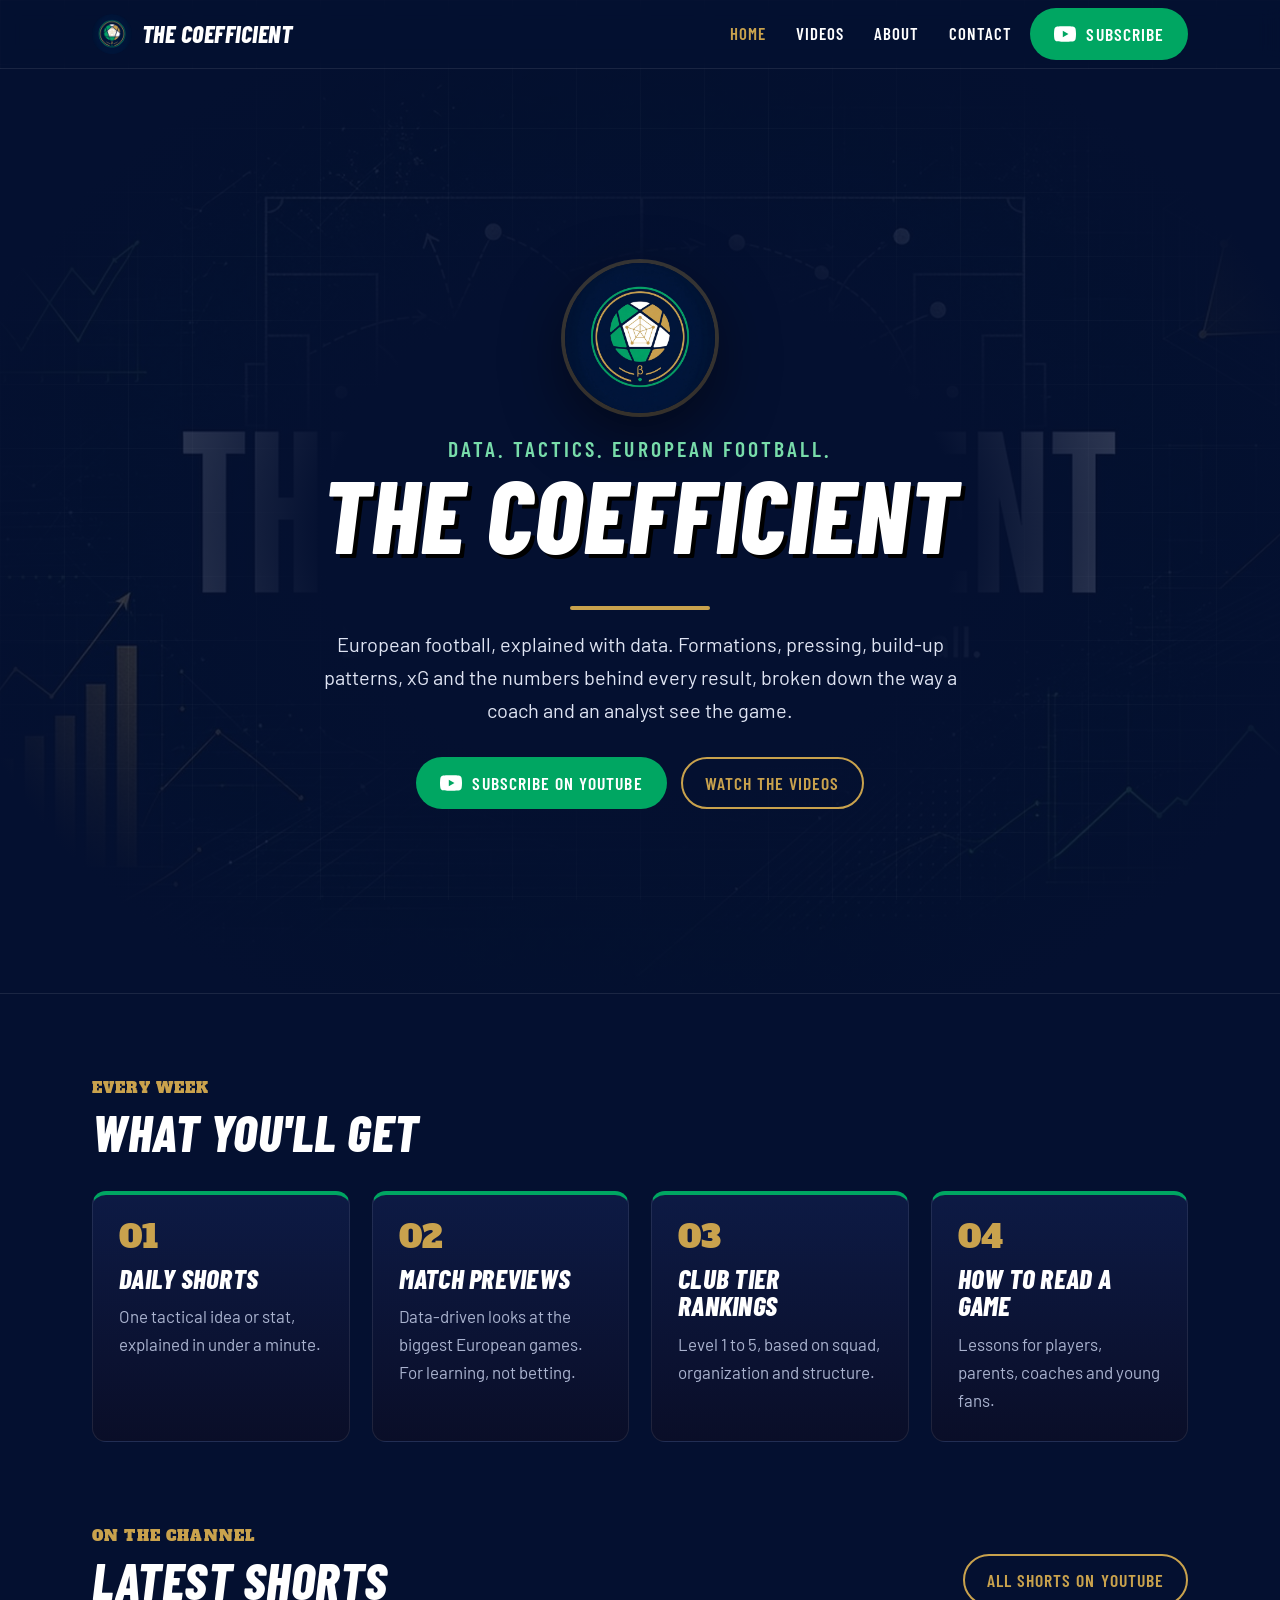
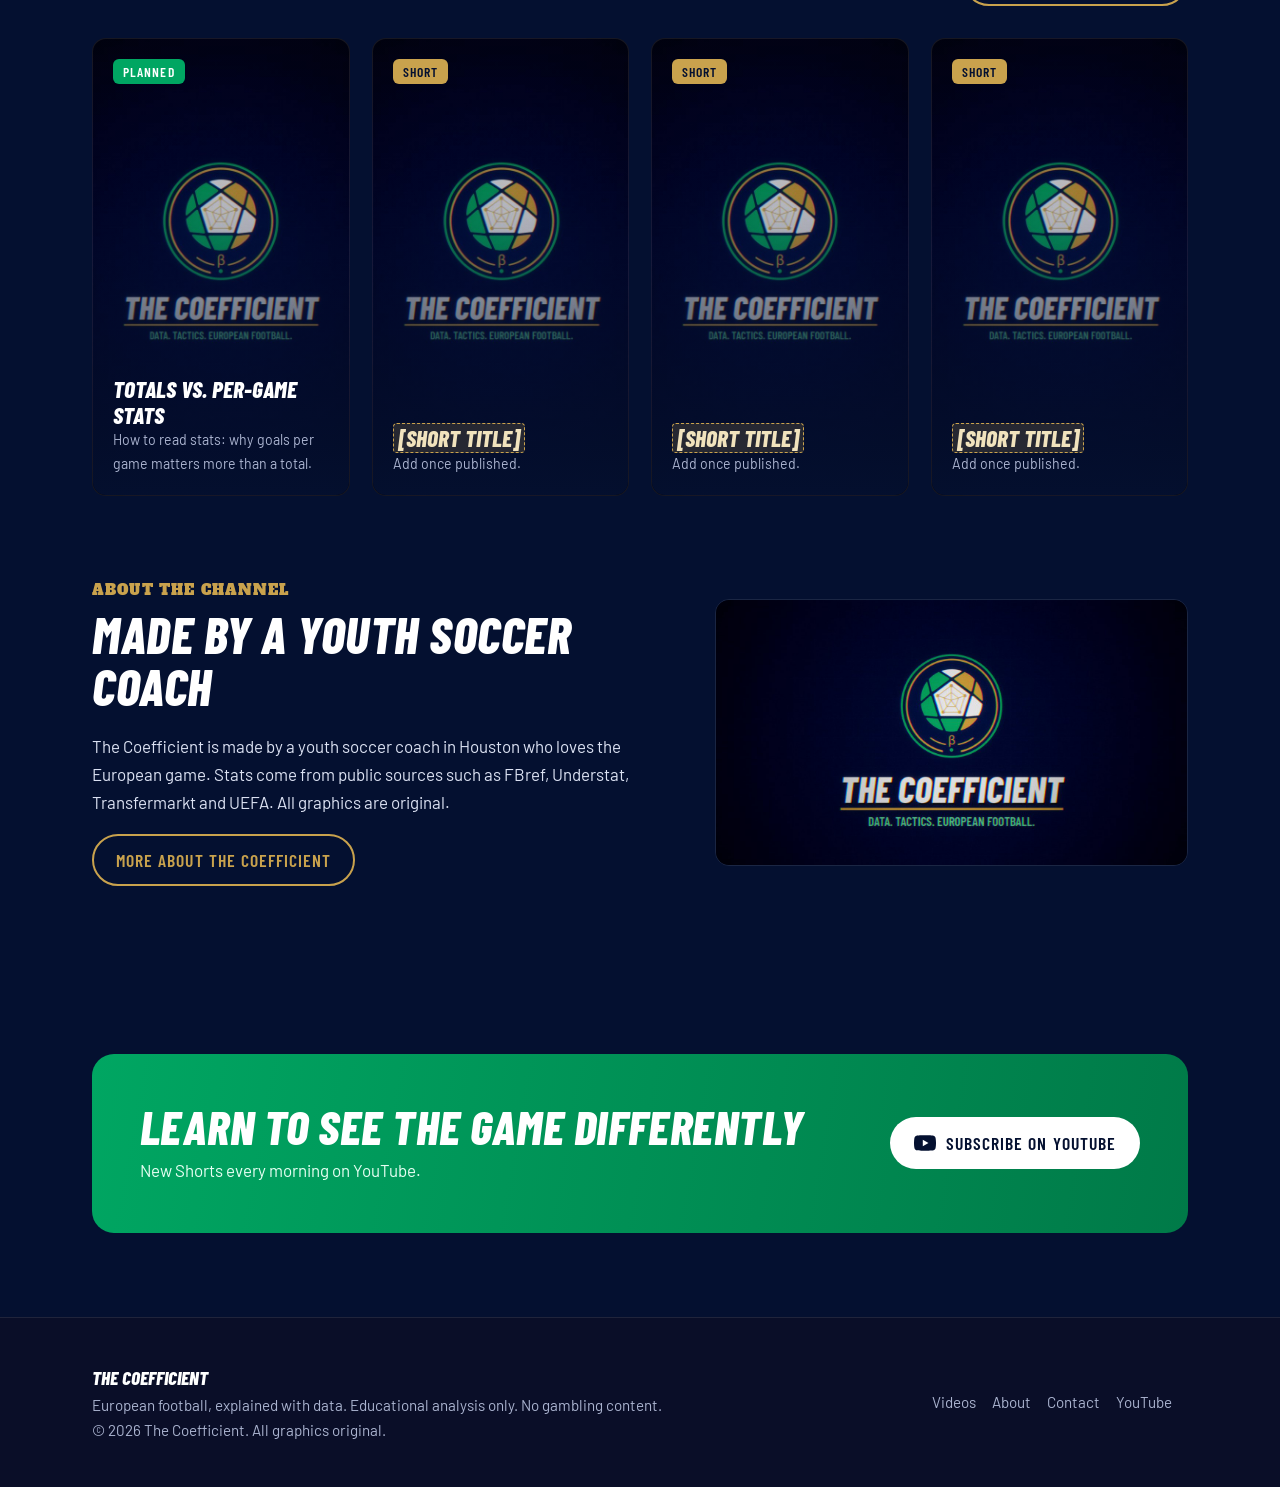
<file: index.html>
<!doctype html>
<html lang="en">
<head>
<meta charset="utf-8">
<meta name="viewport" content="width=device-width,initial-scale=1">
<title>The Coefficient | European football, explained with data</title>
<meta name="description" content="The Coefficient: European football, explained with data. Formations, pressing, build-up patterns, xG and the numbers behind every result.">
<meta name="theme-color" content="#041030">
<link rel="canonical" href="https://thecoefficiency.com/">
<meta property="og:type" content="website">
<meta property="og:site_name" content="The Coefficient">
<meta property="og:title" content="The Coefficient | European football, explained with data">
<meta property="og:description" content="The Coefficient: European football, explained with data. Formations, pressing, build-up patterns, xG and the numbers behind every result.">
<meta property="og:url" content="https://thecoefficiency.com/">
<meta property="og:image" content="https://thecoefficiency.com/assets/img/og-image.jpg">
<meta name="twitter:card" content="summary_large_image">
<link rel="icon" href="/favicon.ico" sizes="any">
<link rel="icon" type="image/png" sizes="32x32" href="/favicon-32.png">
<link rel="apple-touch-icon" href="/apple-touch-icon.png">
<link rel="manifest" href="/site.webmanifest">
<link rel="stylesheet" href="/assets/css/style.css">
<script src="/assets/js/main.js" defer></script>
</head>
<body>
<a class="skip" href="#main">Skip to content</a>
<header class="site-header">
  <div class="wrap nav">
    <a class="brand" href="/"><img src="/assets/img/icon-192.png" alt="" width="40" height="40">The Coefficient</a>
    <button class="menu-btn" aria-expanded="false" aria-controls="menu">Menu</button>
    <ul id="menu"><li><a class="link" href="index.html" aria-current=page>Home</a></li><li><a class="link" href="videos.html">Videos</a></li><li><a class="link" href="about.html">About</a></li><li><a class="link" href="contact.html">Contact</a></li><li><a class="btn btn-sub" href="https://www.youtube.com/channel/UCUXaoWNWGINNavIVrNACiBQ?sub_confirmation=1" target="_blank" rel="noopener"><svg viewBox="0 0 24 24" aria-hidden="true" fill="currentColor"><path d="M23.5 6.2a3 3 0 0 0-2.1-2.1C19.5 3.6 12 3.6 12 3.6s-7.5 0-9.4.5A3 3 0 0 0 .5 6.2 31 31 0 0 0 0 12a31 31 0 0 0 .5 5.8 3 3 0 0 0 2.1 2.1c1.9.5 9.4.5 9.4.5s7.5 0 9.4-.5a3 3 0 0 0 2.1-2.1A31 31 0 0 0 24 12a31 31 0 0 0-.5-5.8zM9.6 15.6V8.4l6.2 3.6-6.2 3.6z"/></svg>Subscribe</a></li></ul>
  </div>
</header>
<main id="main">

<section class="hero"><div class="wrap">
  <img class="logo" src="/assets/img/logo-512.png" alt="The Coefficient logo" width="150" height="150">
  <p class="kicker">Data. Tactics. European Football.</p>
  <h1>The Coefficient</h1>
  <div class="rule"></div>
  <p class="lead">European football, explained with data. Formations, pressing, build-up patterns, xG and the numbers behind every result, broken down the way a coach and an analyst see the game.</p>
  <div class="cta-row">
    <a class="btn btn-sub" href="https://www.youtube.com/channel/UCUXaoWNWGINNavIVrNACiBQ?sub_confirmation=1" target="_blank" rel="noopener"><svg viewBox="0 0 24 24" aria-hidden="true" fill="currentColor"><path d="M23.5 6.2a3 3 0 0 0-2.1-2.1C19.5 3.6 12 3.6 12 3.6s-7.5 0-9.4.5A3 3 0 0 0 .5 6.2 31 31 0 0 0 0 12a31 31 0 0 0 .5 5.8 3 3 0 0 0 2.1 2.1c1.9.5 9.4.5 9.4.5s7.5 0 9.4-.5a3 3 0 0 0 2.1-2.1A31 31 0 0 0 24 12a31 31 0 0 0-.5-5.8zM9.6 15.6V8.4l6.2 3.6-6.2 3.6z"/></svg>Subscribe on YouTube</a>
    <a class="btn btn-ghost" href="/videos.html">Watch the videos</a>
  </div>
</div></section>

<section><div class="wrap">
  <div class="section-head"><div><span class="eyebrow">Every week</span><h2>What you'll get</h2></div></div>
  <div class="grid g4">
  <div class="card accent"><span class="num">01</span><h3>Daily Shorts</h3><p>One tactical idea or stat, explained in under a minute.</p></div>
  <div class="card accent"><span class="num">02</span><h3>Match Previews</h3><p>Data-driven looks at the biggest European games. For learning, not betting.</p></div>
  <div class="card accent"><span class="num">03</span><h3>Club Tier Rankings</h3><p>Level 1 to 5, based on squad, organization and structure.</p></div>
  <div class="card accent"><span class="num">04</span><h3>How to Read a Game</h3><p>Lessons for players, parents, coaches and young fans.</p></div>
</div>
</div></section>

<section style="padding-top:0"><div class="wrap">
  <div class="section-head">
    <div><span class="eyebrow">On the channel</span><h2>Latest Shorts</h2></div>
    <a class="btn btn-ghost" href="https://www.youtube.com/channel/UCUXaoWNWGINNavIVrNACiBQ/shorts" target="_blank" rel="noopener">All Shorts on YouTube</a>
  </div>
  <!-- PLACEHOLDERS: swap each card for a real Short once published, e.g.
       <div class="short"><iframe src="https://www.youtube-nocookie.com/embed/VIDEO_ID" title="..." loading="lazy" allowfullscreen></iframe></div> -->
  <div class="grid g4">
    <a class="short ph" href="https://www.youtube.com/channel/UCUXaoWNWGINNavIVrNACiBQ/shorts" target="_blank" rel="noopener" style="background-image:url(/assets/img/logo-card-9x16.jpg)"><span class="tag soon">Planned</span><strong>Totals vs. per-game stats</strong><small>How to read stats: why goals per game matters more than a total.</small></a>
    <a class="short ph" href="https://www.youtube.com/channel/UCUXaoWNWGINNavIVrNACiBQ/shorts" target="_blank" rel="noopener" style="background-image:url(/assets/img/logo-card-9x16.jpg)"><span class="tag">Short</span><strong><span class="todo">[Short title]</span></strong><small>Add once published.</small></a>
    <a class="short ph" href="https://www.youtube.com/channel/UCUXaoWNWGINNavIVrNACiBQ/shorts" target="_blank" rel="noopener" style="background-image:url(/assets/img/logo-card-9x16.jpg)"><span class="tag">Short</span><strong><span class="todo">[Short title]</span></strong><small>Add once published.</small></a>
    <a class="short ph" href="https://www.youtube.com/channel/UCUXaoWNWGINNavIVrNACiBQ/shorts" target="_blank" rel="noopener" style="background-image:url(/assets/img/logo-card-9x16.jpg)"><span class="tag">Short</span><strong><span class="todo">[Short title]</span></strong><small>Add once published.</small></a>
  </div>
</div></section>

<section style="padding-top:0"><div class="wrap two">
  <div>
    <span class="eyebrow">About the channel</span>
    <h2 style="font-size:clamp(2.2rem,5vw,3.2rem)">Made by a youth soccer coach</h2>
    <p style="color:#dbe1f2">The Coefficient is made by a youth soccer coach in Houston who loves the European game. Stats come from public sources such as FBref, Understat, Transfermarkt and UEFA. All graphics are original.</p>
    <a class="btn btn-ghost" href="/about.html">More about The Coefficient</a>
  </div>
  <div class="figure"><img src="/assets/img/logo-card-16x9.jpg" alt="The Coefficient title card: Data. Tactics. European Football." width="1280" height="720" loading="lazy"></div>
</div></section>
<section><div class="wrap"><div class="band">
  <div><h2>Learn to see the game differently</h2><p>New Shorts every morning on YouTube.</p></div>
  <a class="btn btn-sub" href="https://www.youtube.com/channel/UCUXaoWNWGINNavIVrNACiBQ?sub_confirmation=1" target="_blank" rel="noopener"><svg viewBox="0 0 24 24" aria-hidden="true" fill="currentColor"><path d="M23.5 6.2a3 3 0 0 0-2.1-2.1C19.5 3.6 12 3.6 12 3.6s-7.5 0-9.4.5A3 3 0 0 0 .5 6.2 31 31 0 0 0 0 12a31 31 0 0 0 .5 5.8 3 3 0 0 0 2.1 2.1c1.9.5 9.4.5 9.4.5s7.5 0 9.4-.5a3 3 0 0 0 2.1-2.1A31 31 0 0 0 24 12a31 31 0 0 0-.5-5.8zM9.6 15.6V8.4l6.2 3.6-6.2 3.6z"/></svg>Subscribe on YouTube</a>
</div></div></section>

</main>
<footer class="site-footer">
  <div class="wrap foot">
    <div>
      <strong style="font-family:var(--f-title);font-style:italic;text-transform:uppercase;font-size:1.2rem;color:#fff">The Coefficient</strong><br>
      European football, explained with data. Educational analysis only. No gambling content.<br>
      &copy; <span data-year>2026</span> The Coefficient. All graphics original.
    </div>
    <nav aria-label="Footer"><a href="/videos.html">Videos</a><a href="/about.html">About</a><a href="/contact.html">Contact</a><a href="https://www.youtube.com/@TheCoefficient-g8c" target="_blank" rel="noopener">YouTube</a></nav>
  </div>
</footer>
</body>
</html>
</file>
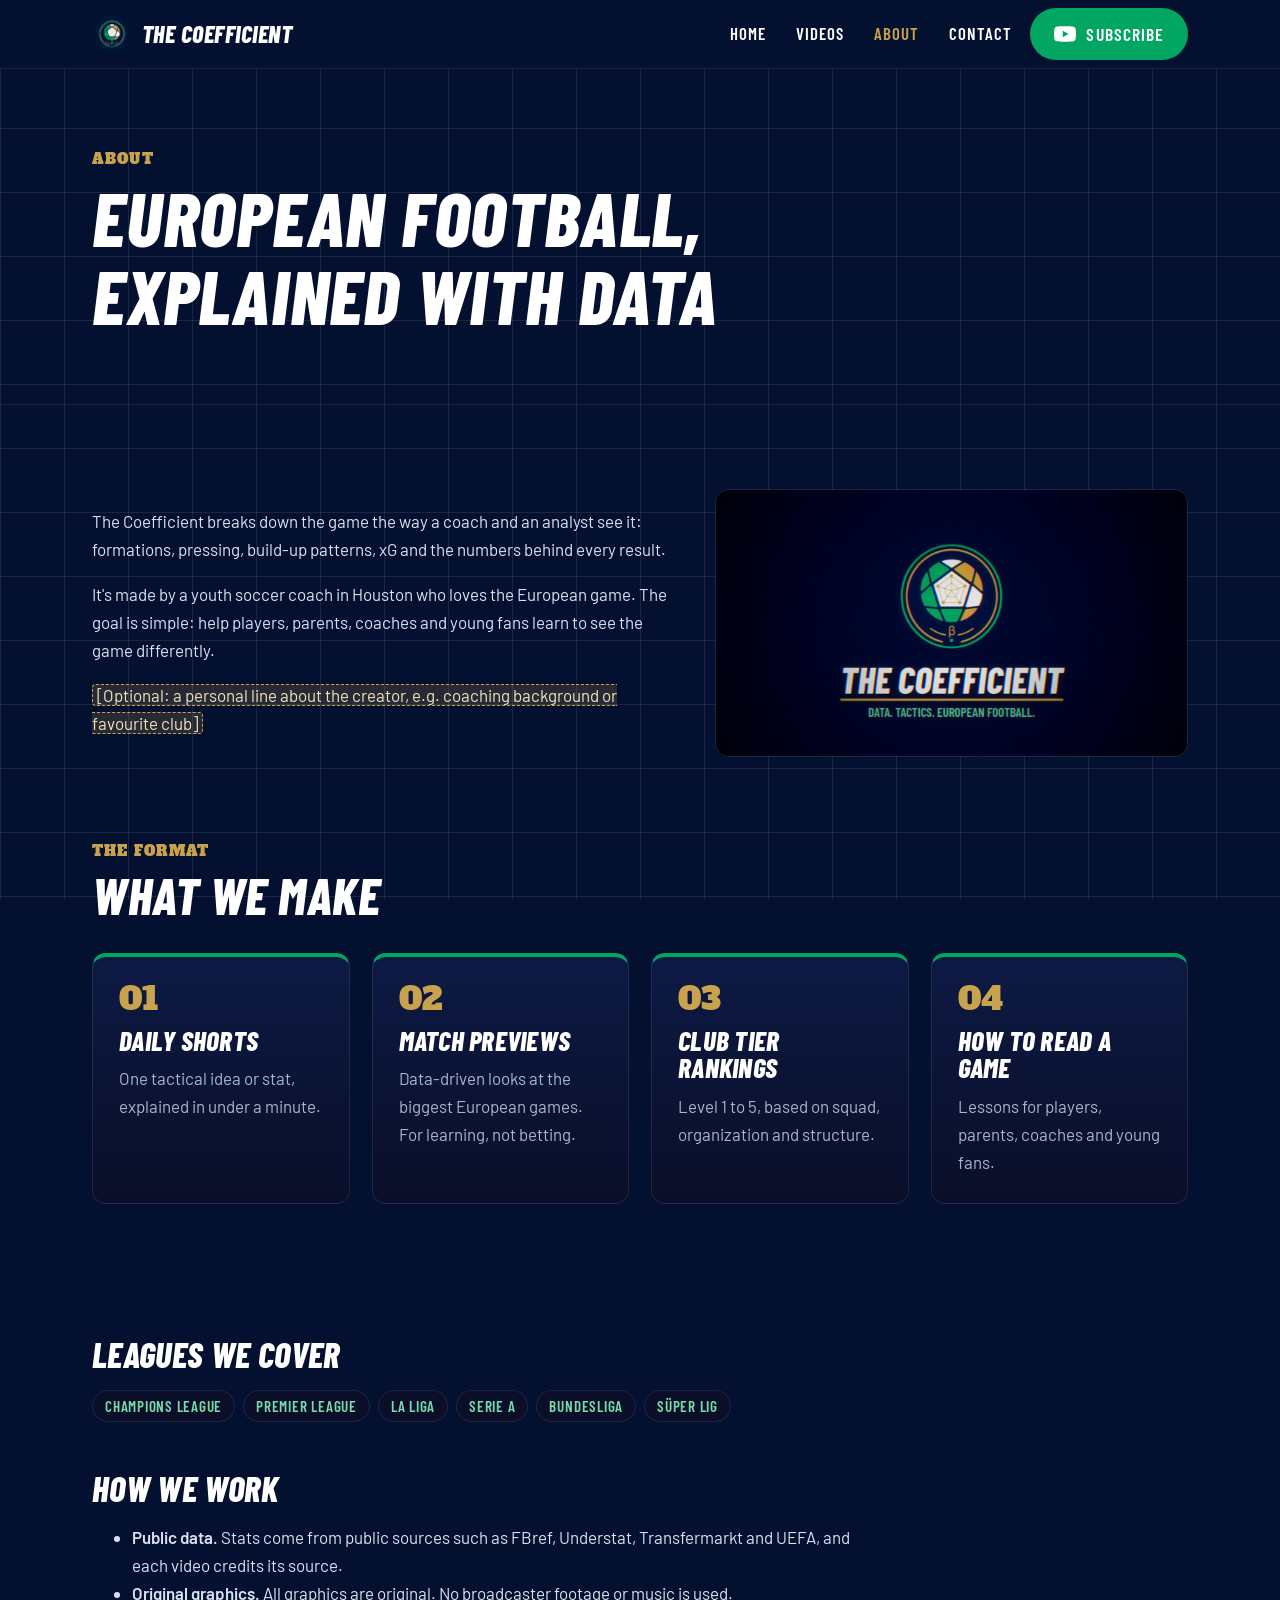
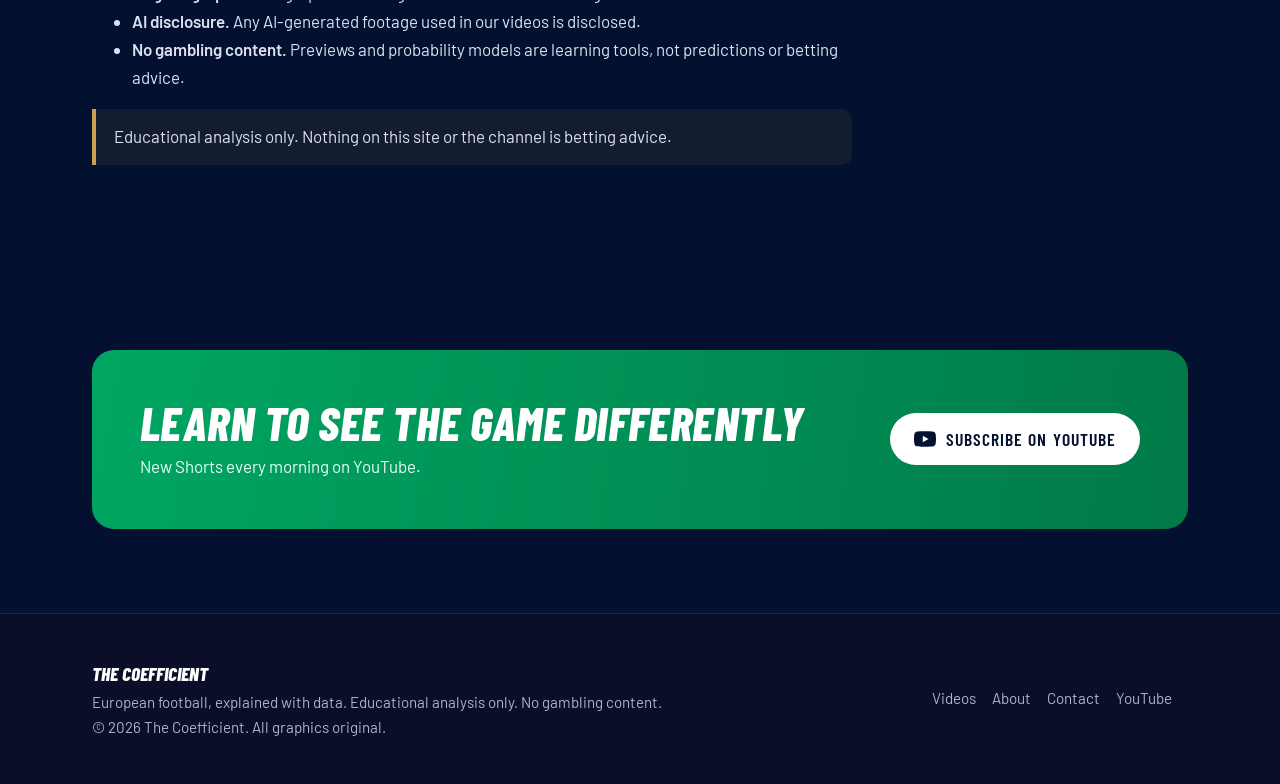
<file: about.html>
<!doctype html>
<html lang="en">
<head>
<meta charset="utf-8">
<meta name="viewport" content="width=device-width,initial-scale=1">
<title>The Coefficient | About</title>
<meta name="description" content="About The Coefficient: European football broken down the way a coach and an analyst see it, using public data from FBref, Understat, Transfermarkt and UEFA.">
<meta name="theme-color" content="#041030">
<link rel="canonical" href="https://thecoefficiency.com/about.html">
<meta property="og:type" content="website">
<meta property="og:site_name" content="The Coefficient">
<meta property="og:title" content="The Coefficient | About">
<meta property="og:description" content="About The Coefficient: European football broken down the way a coach and an analyst see it, using public data from FBref, Understat, Transfermarkt and UEFA.">
<meta property="og:url" content="https://thecoefficiency.com/about.html">
<meta property="og:image" content="https://thecoefficiency.com/assets/img/og-image.jpg">
<meta name="twitter:card" content="summary_large_image">
<link rel="icon" href="/favicon.ico" sizes="any">
<link rel="icon" type="image/png" sizes="32x32" href="/favicon-32.png">
<link rel="apple-touch-icon" href="/apple-touch-icon.png">
<link rel="manifest" href="/site.webmanifest">
<link rel="stylesheet" href="/assets/css/style.css">
<script src="/assets/js/main.js" defer></script>
</head>
<body>
<a class="skip" href="#main">Skip to content</a>
<header class="site-header">
  <div class="wrap nav">
    <a class="brand" href="/"><img src="/assets/img/icon-192.png" alt="" width="40" height="40">The Coefficient</a>
    <button class="menu-btn" aria-expanded="false" aria-controls="menu">Menu</button>
    <ul id="menu"><li><a class="link" href="index.html">Home</a></li><li><a class="link" href="videos.html">Videos</a></li><li><a class="link" href="about.html" aria-current=page>About</a></li><li><a class="link" href="contact.html">Contact</a></li><li><a class="btn btn-sub" href="https://www.youtube.com/channel/UCUXaoWNWGINNavIVrNACiBQ?sub_confirmation=1" target="_blank" rel="noopener"><svg viewBox="0 0 24 24" aria-hidden="true" fill="currentColor"><path d="M23.5 6.2a3 3 0 0 0-2.1-2.1C19.5 3.6 12 3.6 12 3.6s-7.5 0-9.4.5A3 3 0 0 0 .5 6.2 31 31 0 0 0 0 12a31 31 0 0 0 .5 5.8 3 3 0 0 0 2.1 2.1c1.9.5 9.4.5 9.4.5s7.5 0 9.4-.5a3 3 0 0 0 2.1-2.1A31 31 0 0 0 24 12a31 31 0 0 0-.5-5.8zM9.6 15.6V8.4l6.2 3.6-6.2 3.6z"/></svg>Subscribe</a></li></ul>
  </div>
</header>
<main id="main">

<section class="page-hero"><div class="wrap">
  <span class="eyebrow">About</span><h1>European football,<br>explained with data</h1>
</div></section>

<section><div class="wrap two">
  <div class="prose">
    <p>The Coefficient breaks down the game the way a coach and an analyst see it: formations, pressing, build-up patterns, xG and the numbers behind every result.</p>
    <p>It's made by a youth soccer coach in Houston who loves the European game. The goal is simple: help players, parents, coaches and young fans learn to see the game differently.</p>
    <p><span class="todo">[Optional: a personal line about the creator, e.g. coaching background or favourite club]</span></p>
  </div>
  <div class="figure"><img src="/assets/img/logo-card-16x9.jpg" alt="The Coefficient title card" width="1280" height="720" loading="lazy"></div>
</div></section>

<section style="padding-top:0"><div class="wrap">
  <div class="section-head"><div><span class="eyebrow">The format</span><h2>What we make</h2></div></div>
  <div class="grid g4">
  <div class="card accent"><span class="num">01</span><h3>Daily Shorts</h3><p>One tactical idea or stat, explained in under a minute.</p></div>
  <div class="card accent"><span class="num">02</span><h3>Match Previews</h3><p>Data-driven looks at the biggest European games. For learning, not betting.</p></div>
  <div class="card accent"><span class="num">03</span><h3>Club Tier Rankings</h3><p>Level 1 to 5, based on squad, organization and structure.</p></div>
  <div class="card accent"><span class="num">04</span><h3>How to Read a Game</h3><p>Lessons for players, parents, coaches and young fans.</p></div>
</div>
</div></section>

<section style="padding-top:0"><div class="wrap prose">
  <h2>Leagues we cover</h2>
  <ul class="pill-list"><li>Champions League</li><li>Premier League</li><li>La Liga</li><li>Serie A</li><li>Bundesliga</li><li>Süper Lig</li></ul>

  <h2>How we work</h2>
  <ul>
    <li><strong>Public data.</strong> Stats come from public sources such as FBref, Understat, Transfermarkt and UEFA, and each video credits its source.</li>
    <li><strong>Original graphics.</strong> All graphics are original. No broadcaster footage or music is used.</li>
    <li><strong>AI disclosure.</strong> Any AI-generated footage used in our videos is disclosed.</li>
    <li><strong>No gambling content.</strong> Previews and probability models are learning tools, not predictions or betting advice.</li>
  </ul>
  <p class="note">Educational analysis only. Nothing on this site or the channel is betting advice.</p>
</div></section>
<section><div class="wrap"><div class="band">
  <div><h2>Learn to see the game differently</h2><p>New Shorts every morning on YouTube.</p></div>
  <a class="btn btn-sub" href="https://www.youtube.com/channel/UCUXaoWNWGINNavIVrNACiBQ?sub_confirmation=1" target="_blank" rel="noopener"><svg viewBox="0 0 24 24" aria-hidden="true" fill="currentColor"><path d="M23.5 6.2a3 3 0 0 0-2.1-2.1C19.5 3.6 12 3.6 12 3.6s-7.5 0-9.4.5A3 3 0 0 0 .5 6.2 31 31 0 0 0 0 12a31 31 0 0 0 .5 5.8 3 3 0 0 0 2.1 2.1c1.9.5 9.4.5 9.4.5s7.5 0 9.4-.5a3 3 0 0 0 2.1-2.1A31 31 0 0 0 24 12a31 31 0 0 0-.5-5.8zM9.6 15.6V8.4l6.2 3.6-6.2 3.6z"/></svg>Subscribe on YouTube</a>
</div></div></section>

</main>
<footer class="site-footer">
  <div class="wrap foot">
    <div>
      <strong style="font-family:var(--f-title);font-style:italic;text-transform:uppercase;font-size:1.2rem;color:#fff">The Coefficient</strong><br>
      European football, explained with data. Educational analysis only. No gambling content.<br>
      &copy; <span data-year>2026</span> The Coefficient. All graphics original.
    </div>
    <nav aria-label="Footer"><a href="/videos.html">Videos</a><a href="/about.html">About</a><a href="/contact.html">Contact</a><a href="https://www.youtube.com/@TheCoefficient-g8c" target="_blank" rel="noopener">YouTube</a></nav>
  </div>
</footer>
</body>
</html>
</file>
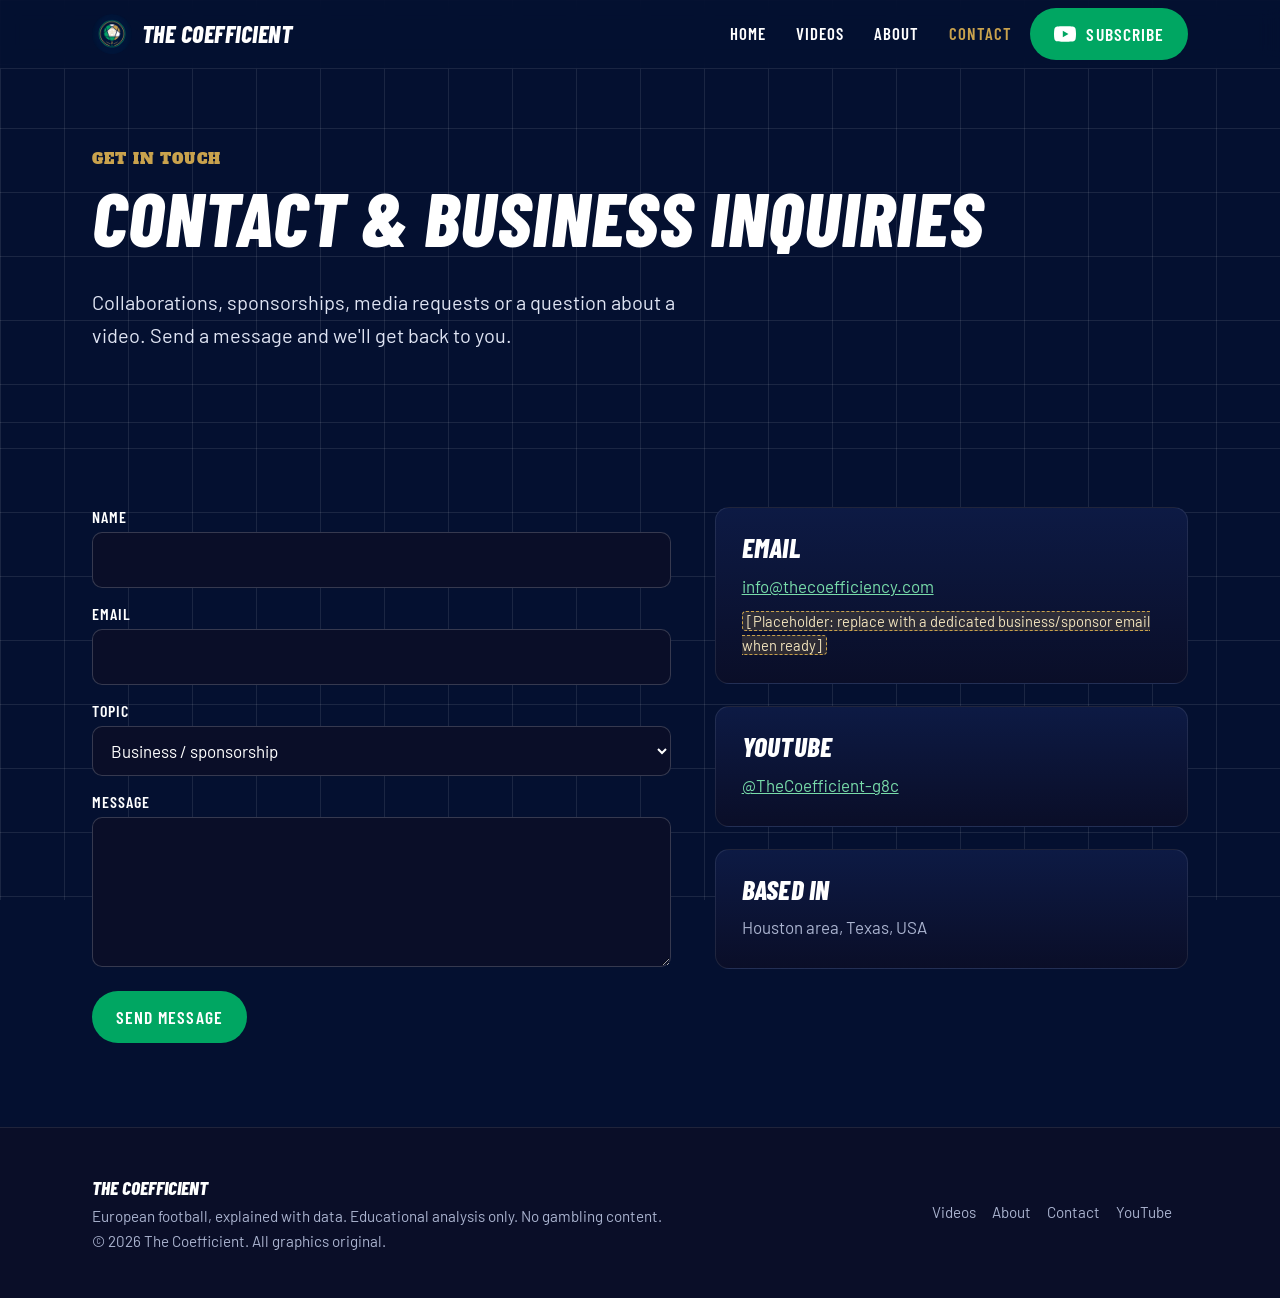
<file: contact.html>
<!doctype html>
<html lang="en">
<head>
<meta charset="utf-8">
<meta name="viewport" content="width=device-width,initial-scale=1">
<title>The Coefficient | Contact</title>
<meta name="description" content="Contact The Coefficient for business inquiries, collaborations, media requests or questions about a video.">
<meta name="theme-color" content="#041030">
<link rel="canonical" href="https://thecoefficiency.com/contact.html">
<meta property="og:type" content="website">
<meta property="og:site_name" content="The Coefficient">
<meta property="og:title" content="The Coefficient | Contact">
<meta property="og:description" content="Contact The Coefficient for business inquiries, collaborations, media requests or questions about a video.">
<meta property="og:url" content="https://thecoefficiency.com/contact.html">
<meta property="og:image" content="https://thecoefficiency.com/assets/img/og-image.jpg">
<meta name="twitter:card" content="summary_large_image">
<link rel="icon" href="/favicon.ico" sizes="any">
<link rel="icon" type="image/png" sizes="32x32" href="/favicon-32.png">
<link rel="apple-touch-icon" href="/apple-touch-icon.png">
<link rel="manifest" href="/site.webmanifest">
<link rel="stylesheet" href="/assets/css/style.css">
<script src="/assets/js/main.js" defer></script>
</head>
<body>
<a class="skip" href="#main">Skip to content</a>
<header class="site-header">
  <div class="wrap nav">
    <a class="brand" href="/"><img src="/assets/img/icon-192.png" alt="" width="40" height="40">The Coefficient</a>
    <button class="menu-btn" aria-expanded="false" aria-controls="menu">Menu</button>
    <ul id="menu"><li><a class="link" href="index.html">Home</a></li><li><a class="link" href="videos.html">Videos</a></li><li><a class="link" href="about.html">About</a></li><li><a class="link" href="contact.html" aria-current=page>Contact</a></li><li><a class="btn btn-sub" href="https://www.youtube.com/channel/UCUXaoWNWGINNavIVrNACiBQ?sub_confirmation=1" target="_blank" rel="noopener"><svg viewBox="0 0 24 24" aria-hidden="true" fill="currentColor"><path d="M23.5 6.2a3 3 0 0 0-2.1-2.1C19.5 3.6 12 3.6 12 3.6s-7.5 0-9.4.5A3 3 0 0 0 .5 6.2 31 31 0 0 0 0 12a31 31 0 0 0 .5 5.8 3 3 0 0 0 2.1 2.1c1.9.5 9.4.5 9.4.5s7.5 0 9.4-.5a3 3 0 0 0 2.1-2.1A31 31 0 0 0 24 12a31 31 0 0 0-.5-5.8zM9.6 15.6V8.4l6.2 3.6-6.2 3.6z"/></svg>Subscribe</a></li></ul>
  </div>
</header>
<main id="main">

<section class="page-hero"><div class="wrap">
  <span class="eyebrow">Get in touch</span><h1>Contact &amp; business inquiries</h1>
  <p class="lead" style="margin-left:0">Collaborations, sponsorships, media requests or a question about a video. Send a message and we'll get back to you.</p>
</div></section>

<section><div class="wrap two" style="align-items:start">
  <!-- CONTACT FORM
       Works today with no backend: it opens the visitor's email app (mailto).
       To receive submissions without an email app, create a free form at formspree.io
       and replace the action below with action="https://formspree.io/f/YOUR_FORM_ID" method="POST" and remove enctype. -->
  <form action="mailto:info@thecoefficiency.com" method="post" enctype="text/plain">
    <div><label for="name">Name</label><input id="name" name="name" autocomplete="name" required></div>
    <div><label for="email">Email</label><input id="email" name="email" type="email" autocomplete="email" required></div>
    <div><label for="topic">Topic</label>
      <select id="topic" name="topic">
        <option>Business / sponsorship</option><option>Collaboration</option><option>Media / press</option><option>Question about a video</option><option>Other</option>
      </select></div>
    <div><label for="message">Message</label><textarea id="message" name="message" required></textarea></div>
    <input class="hp" type="text" name="_gotcha" tabindex="-1" autocomplete="off" aria-hidden="true">
    <div><button class="btn btn-sub" type="submit">Send message</button></div>
  </form>
  <div>
    <div class="card" style="margin-bottom:22px">
      <h3>Email</h3>
      <p><a href="mailto:info@thecoefficiency.com">info@thecoefficiency.com</a></p>
      <p style="margin-top:8px;font-size:.92rem"><span class="todo">[Placeholder: replace with a dedicated business/sponsor email when ready]</span></p>
    </div>
    <div class="card" style="margin-bottom:22px">
      <h3>YouTube</h3>
      <p><a href="https://www.youtube.com/@TheCoefficient-g8c" target="_blank" rel="noopener">@TheCoefficient-g8c</a></p>
    </div>
    <div class="card">
      <h3>Based in</h3>
      <p>Houston area, Texas, USA</p>
    </div>
  </div>
</div></section>

</main>
<footer class="site-footer">
  <div class="wrap foot">
    <div>
      <strong style="font-family:var(--f-title);font-style:italic;text-transform:uppercase;font-size:1.2rem;color:#fff">The Coefficient</strong><br>
      European football, explained with data. Educational analysis only. No gambling content.<br>
      &copy; <span data-year>2026</span> The Coefficient. All graphics original.
    </div>
    <nav aria-label="Footer"><a href="/videos.html">Videos</a><a href="/about.html">About</a><a href="/contact.html">Contact</a><a href="https://www.youtube.com/@TheCoefficient-g8c" target="_blank" rel="noopener">YouTube</a></nav>
  </div>
</footer>
</body>
</html>
</file>
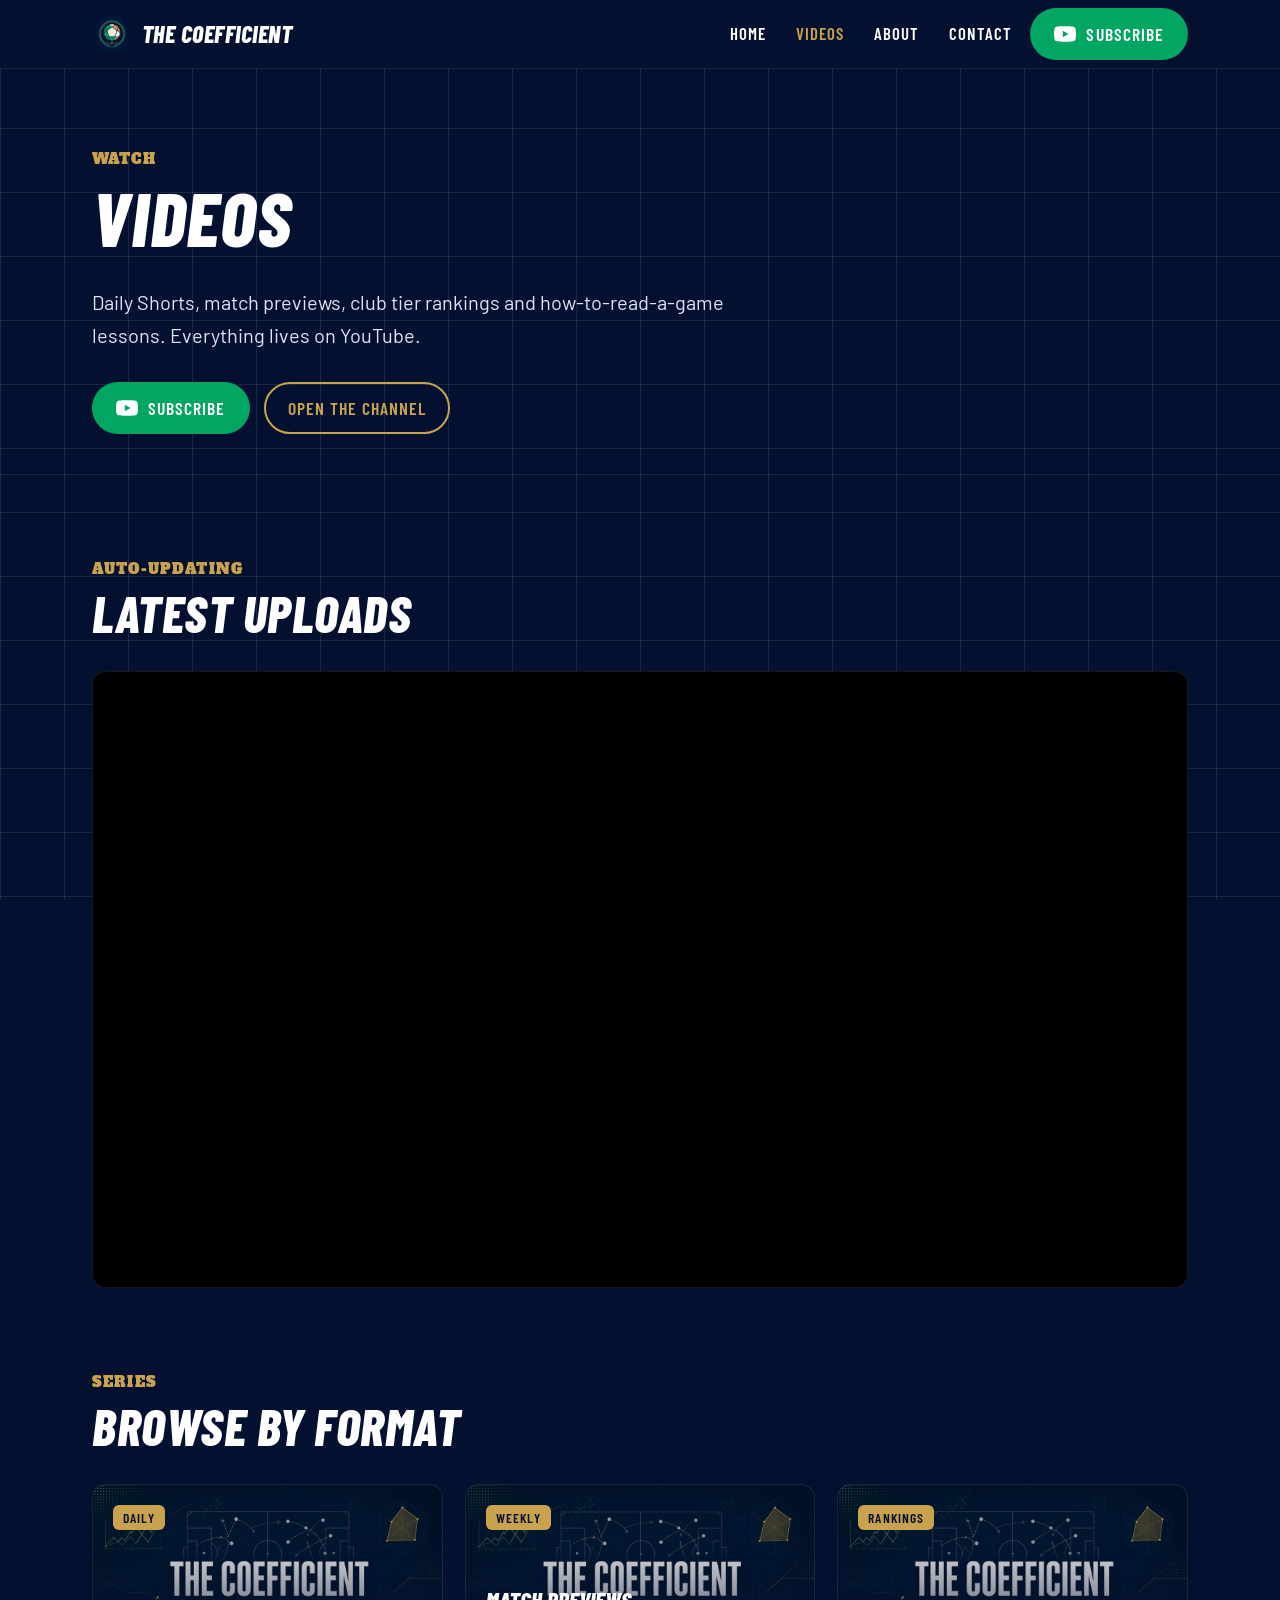
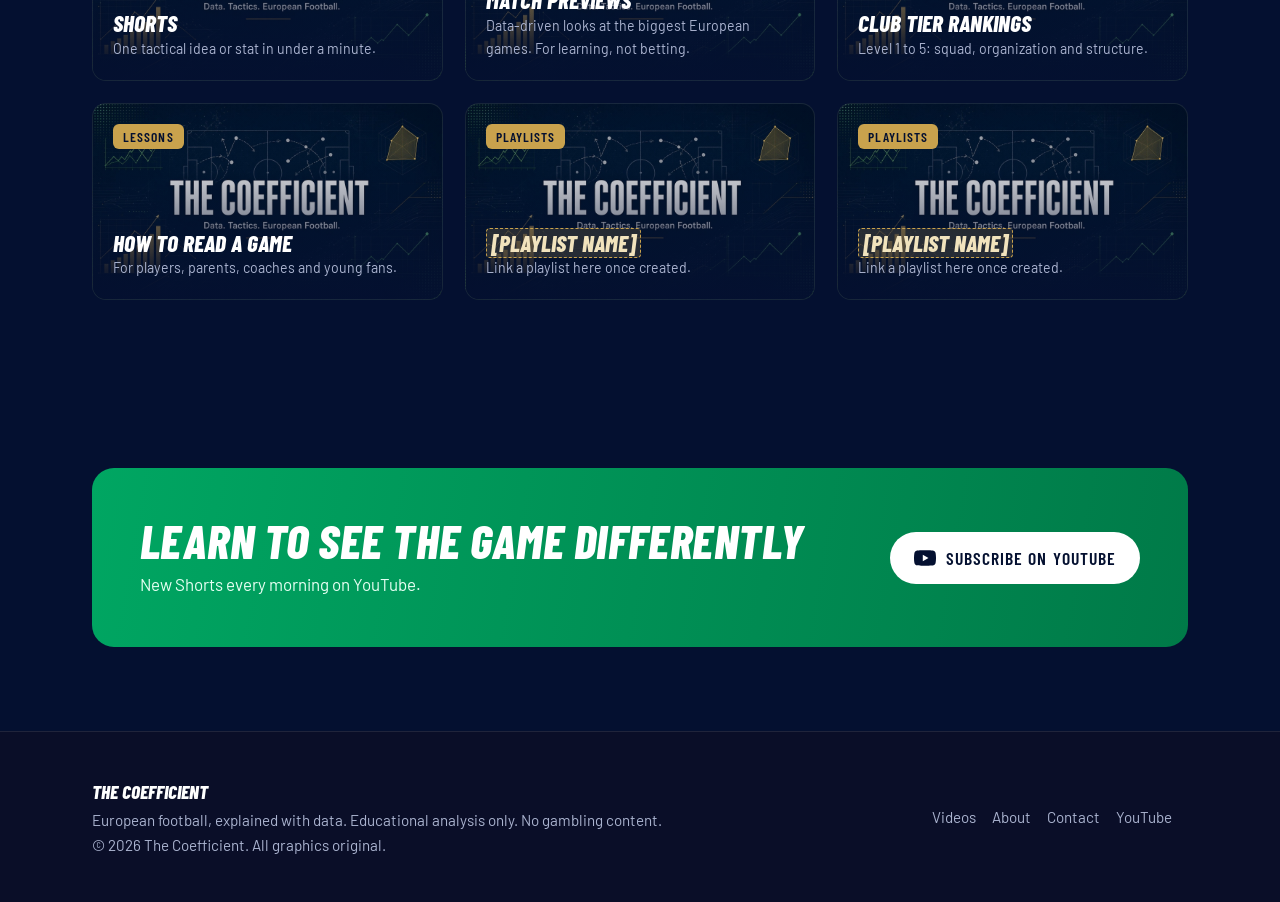
<file: videos.html>
<!doctype html>
<html lang="en">
<head>
<meta charset="utf-8">
<meta name="viewport" content="width=device-width,initial-scale=1">
<title>The Coefficient | Videos</title>
<meta name="description" content="Watch The Coefficient: daily Shorts, data-driven match previews, club tier rankings and how-to-read-a-game lessons on European football.">
<meta name="theme-color" content="#041030">
<link rel="canonical" href="https://thecoefficiency.com/videos.html">
<meta property="og:type" content="website">
<meta property="og:site_name" content="The Coefficient">
<meta property="og:title" content="The Coefficient | Videos">
<meta property="og:description" content="Watch The Coefficient: daily Shorts, data-driven match previews, club tier rankings and how-to-read-a-game lessons on European football.">
<meta property="og:url" content="https://thecoefficiency.com/videos.html">
<meta property="og:image" content="https://thecoefficiency.com/assets/img/og-image.jpg">
<meta name="twitter:card" content="summary_large_image">
<link rel="icon" href="/favicon.ico" sizes="any">
<link rel="icon" type="image/png" sizes="32x32" href="/favicon-32.png">
<link rel="apple-touch-icon" href="/apple-touch-icon.png">
<link rel="manifest" href="/site.webmanifest">
<link rel="stylesheet" href="/assets/css/style.css">
<script src="/assets/js/main.js" defer></script>
</head>
<body>
<a class="skip" href="#main">Skip to content</a>
<header class="site-header">
  <div class="wrap nav">
    <a class="brand" href="/"><img src="/assets/img/icon-192.png" alt="" width="40" height="40">The Coefficient</a>
    <button class="menu-btn" aria-expanded="false" aria-controls="menu">Menu</button>
    <ul id="menu"><li><a class="link" href="index.html">Home</a></li><li><a class="link" href="videos.html" aria-current=page>Videos</a></li><li><a class="link" href="about.html">About</a></li><li><a class="link" href="contact.html">Contact</a></li><li><a class="btn btn-sub" href="https://www.youtube.com/channel/UCUXaoWNWGINNavIVrNACiBQ?sub_confirmation=1" target="_blank" rel="noopener"><svg viewBox="0 0 24 24" aria-hidden="true" fill="currentColor"><path d="M23.5 6.2a3 3 0 0 0-2.1-2.1C19.5 3.6 12 3.6 12 3.6s-7.5 0-9.4.5A3 3 0 0 0 .5 6.2 31 31 0 0 0 0 12a31 31 0 0 0 .5 5.8 3 3 0 0 0 2.1 2.1c1.9.5 9.4.5 9.4.5s7.5 0 9.4-.5a3 3 0 0 0 2.1-2.1A31 31 0 0 0 24 12a31 31 0 0 0-.5-5.8zM9.6 15.6V8.4l6.2 3.6-6.2 3.6z"/></svg>Subscribe</a></li></ul>
  </div>
</header>
<main id="main">

<section class="page-hero"><div class="wrap">
  <span class="eyebrow">Watch</span><h1>Videos</h1>
  <p class="lead" style="margin-left:0">Daily Shorts, match previews, club tier rankings and how-to-read-a-game lessons. Everything lives on YouTube.</p>
  <div class="cta-row" style="justify-content:flex-start">
    <a class="btn btn-sub" href="https://www.youtube.com/channel/UCUXaoWNWGINNavIVrNACiBQ?sub_confirmation=1" target="_blank" rel="noopener"><svg viewBox="0 0 24 24" aria-hidden="true" fill="currentColor"><path d="M23.5 6.2a3 3 0 0 0-2.1-2.1C19.5 3.6 12 3.6 12 3.6s-7.5 0-9.4.5A3 3 0 0 0 .5 6.2 31 31 0 0 0 0 12a31 31 0 0 0 .5 5.8 3 3 0 0 0 2.1 2.1c1.9.5 9.4.5 9.4.5s7.5 0 9.4-.5a3 3 0 0 0 2.1-2.1A31 31 0 0 0 24 12a31 31 0 0 0-.5-5.8zM9.6 15.6V8.4l6.2 3.6-6.2 3.6z"/></svg>Subscribe</a>
    <a class="btn btn-ghost" href="https://www.youtube.com/@TheCoefficient-g8c" target="_blank" rel="noopener">Open the channel</a>
  </div>
</div></section>

<section><div class="wrap">
  <div class="section-head"><div><span class="eyebrow">Auto-updating</span><h2>Latest uploads</h2></div></div>
  <!-- This embed plays the channel's "uploads" playlist, so it updates by itself as new videos are published.
       It will show an empty/unavailable player until the first public upload exists. -->
  <div class="video"><iframe src="https://www.youtube-nocookie.com/embed/videoseries?list=UUUXaoWNWGINNavIVrNACiBQ" title="The Coefficient: latest uploads" loading="lazy" allow="accelerometer; encrypted-media; gyroscope; picture-in-picture; web-share" allowfullscreen></iframe></div>
</div></section>

<section style="padding-top:0"><div class="wrap">
  <div class="section-head"><div><span class="eyebrow">Series</span><h2>Browse by format</h2></div></div>
  <div class="grid g3">
    <a class="video ph" href="https://www.youtube.com/channel/UCUXaoWNWGINNavIVrNACiBQ/shorts" target="_blank" rel="noopener" style="background-image:url(/assets/img/banner-1920.jpg)"><span class="tag">Daily</span><strong>Shorts</strong><small>One tactical idea or stat in under a minute.</small></a>
    <a class="video ph" href="https://www.youtube.com/channel/UCUXaoWNWGINNavIVrNACiBQ/videos" target="_blank" rel="noopener" style="background-image:url(/assets/img/banner-1920.jpg)"><span class="tag">Weekly</span><strong>Match Previews</strong><small>Data-driven looks at the biggest European games. For learning, not betting.</small></a>
    <a class="video ph" href="https://www.youtube.com/channel/UCUXaoWNWGINNavIVrNACiBQ/videos" target="_blank" rel="noopener" style="background-image:url(/assets/img/banner-1920.jpg)"><span class="tag">Rankings</span><strong>Club Tier Rankings</strong><small>Level 1 to 5: squad, organization and structure.</small></a>
    <a class="video ph" href="https://www.youtube.com/channel/UCUXaoWNWGINNavIVrNACiBQ/videos" target="_blank" rel="noopener" style="background-image:url(/assets/img/banner-1920.jpg)"><span class="tag">Lessons</span><strong>How to Read a Game</strong><small>For players, parents, coaches and young fans.</small></a>
    <a class="video ph" href="https://www.youtube.com/channel/UCUXaoWNWGINNavIVrNACiBQ/playlists" target="_blank" rel="noopener" style="background-image:url(/assets/img/banner-1920.jpg)"><span class="tag">Playlists</span><strong><span class="todo">[Playlist name]</span></strong><small>Link a playlist here once created.</small></a>
    <a class="video ph" href="https://www.youtube.com/channel/UCUXaoWNWGINNavIVrNACiBQ/playlists" target="_blank" rel="noopener" style="background-image:url(/assets/img/banner-1920.jpg)"><span class="tag">Playlists</span><strong><span class="todo">[Playlist name]</span></strong><small>Link a playlist here once created.</small></a>
  </div>
</div></section>
<section><div class="wrap"><div class="band">
  <div><h2>Learn to see the game differently</h2><p>New Shorts every morning on YouTube.</p></div>
  <a class="btn btn-sub" href="https://www.youtube.com/channel/UCUXaoWNWGINNavIVrNACiBQ?sub_confirmation=1" target="_blank" rel="noopener"><svg viewBox="0 0 24 24" aria-hidden="true" fill="currentColor"><path d="M23.5 6.2a3 3 0 0 0-2.1-2.1C19.5 3.6 12 3.6 12 3.6s-7.5 0-9.4.5A3 3 0 0 0 .5 6.2 31 31 0 0 0 0 12a31 31 0 0 0 .5 5.8 3 3 0 0 0 2.1 2.1c1.9.5 9.4.5 9.4.5s7.5 0 9.4-.5a3 3 0 0 0 2.1-2.1A31 31 0 0 0 24 12a31 31 0 0 0-.5-5.8zM9.6 15.6V8.4l6.2 3.6-6.2 3.6z"/></svg>Subscribe on YouTube</a>
</div></div></section>

</main>
<footer class="site-footer">
  <div class="wrap foot">
    <div>
      <strong style="font-family:var(--f-title);font-style:italic;text-transform:uppercase;font-size:1.2rem;color:#fff">The Coefficient</strong><br>
      European football, explained with data. Educational analysis only. No gambling content.<br>
      &copy; <span data-year>2026</span> The Coefficient. All graphics original.
    </div>
    <nav aria-label="Footer"><a href="/videos.html">Videos</a><a href="/about.html">About</a><a href="/contact.html">Contact</a><a href="https://www.youtube.com/@TheCoefficient-g8c" target="_blank" rel="noopener">YouTube</a></nav>
  </div>
</footer>
</body>
</html>
</file>
<file: assets/css/style.css>
/* The Coefficient — brand stylesheet. Re-theme by editing the variables below. */
@font-face{font-family:"Barlow Condensed";font-weight:800;font-style:italic;font-display:swap;src:url(../fonts/BarlowCondensed-ExtraBoldItalic.ttf) format("truetype")}
@font-face{font-family:"Barlow Condensed";font-weight:600;font-style:normal;font-display:swap;src:url(../fonts/BarlowCondensed-SemiBold.ttf) format("truetype")}
@font-face{font-family:"Barlow";font-weight:400;font-display:swap;src:url(../fonts/Barlow-Regular.ttf) format("truetype")}
@font-face{font-family:"Barlow";font-weight:600;font-display:swap;src:url(../fonts/Barlow-SemiBold.ttf) format("truetype")}
@font-face{font-family:"Alfa Slab One";font-weight:400;font-display:swap;src:url(../fonts/AlfaSlabOne-Regular.ttf) format("truetype")}

:root{
  --navy:#041030; --navy-2:#0A0E28; --panel:#0d1a44; --line:rgba(255,255,255,.09);
  --emerald:#00A662; --mint:#78DCAA; --gold:#C9A24D; --white:#fff; --muted:#aab3cf;
  --radius:14px; --max:1140px;
  --f-title:"Barlow Condensed",Impact,"Arial Narrow",sans-serif;
  --f-body:"Barlow",system-ui,-apple-system,"Segoe UI",Roboto,sans-serif;
  --f-accent:"Alfa Slab One",Georgia,serif;
}
*{box-sizing:border-box}
html{scroll-behavior:smooth}
body{margin:0;background:var(--navy);color:var(--white);font:400 1.06rem/1.65 var(--f-body);
  background-image:linear-gradient(var(--line) 1px,transparent 1px),linear-gradient(90deg,var(--line) 1px,transparent 1px);
  background-size:64px 64px;background-attachment:fixed}
img{max-width:100%;height:auto;display:block}
a{color:var(--mint)}
a:hover{color:var(--white)}
.wrap{max-width:var(--max);margin:0 auto;padding:0 22px}
.skip{position:absolute;left:-999px}.skip:focus{left:12px;top:12px;background:var(--gold);color:var(--navy);padding:8px 12px;z-index:99}

/* header */
.site-header{position:sticky;top:0;z-index:50;background:rgba(4,16,48,.88);backdrop-filter:blur(10px);border-bottom:1px solid var(--line)}
.nav{display:flex;align-items:center;justify-content:space-between;height:68px}
.brand{display:flex;align-items:center;gap:10px;color:var(--white);text-decoration:none;font:800 italic 1.5rem/1 var(--f-title);letter-spacing:.02em;text-transform:uppercase}
.brand img{width:40px;height:40px;border-radius:50%}
.nav ul{list-style:none;display:flex;gap:6px;margin:0;padding:0;align-items:center}
.nav a.link{color:var(--white);text-decoration:none;font:600 1.05rem var(--f-title);text-transform:uppercase;letter-spacing:.06em;padding:8px 12px;border-radius:8px}
.nav a.link:hover,.nav a.link[aria-current=page]{color:var(--gold)}
.menu-btn{display:none;background:none;border:1px solid var(--line);color:var(--white);border-radius:8px;padding:8px 12px;font:600 1rem var(--f-title);text-transform:uppercase}

/* buttons */
.btn{display:inline-flex;align-items:center;gap:10px;padding:13px 22px;border-radius:999px;text-decoration:none;font:600 1.1rem var(--f-title);text-transform:uppercase;letter-spacing:.06em;border:2px solid transparent;cursor:pointer;transition:transform .15s}
.btn:hover{transform:translateY(-2px)}
.btn-sub{background:var(--emerald);color:var(--white)}
.btn-sub:hover{color:var(--white);background:#00b86d}
.btn-ghost{border-color:var(--gold);color:var(--gold)}
.btn-ghost:hover{background:var(--gold);color:var(--navy)}
.btn svg{width:22px;height:22px}

/* hero */
.hero{position:relative;overflow:hidden;border-bottom:1px solid var(--line)}
.hero::before{content:"";position:absolute;inset:0;background:url(../img/banner-1920.jpg) center/cover no-repeat;opacity:.45}
.hero::after{content:"";position:absolute;inset:0;background:radial-gradient(ellipse 55% 60% at center,var(--navy) 0 45%,rgba(4,16,48,.55) 75%,var(--navy) 100%)}
.hero .wrap{position:relative;z-index:1;text-align:center;padding:110px 22px 100px}
.hero img.logo{width:150px;margin:0 auto 22px;border-radius:50%;box-shadow:0 0 0 4px rgba(201,162,77,.25),0 20px 60px rgba(0,0,0,.5)}
h1,h2,h3{font-family:var(--f-title);font-weight:800;font-style:italic;text-transform:uppercase;line-height:1.02;margin:0 0 .4em;letter-spacing:.01em}
.hero h1{font-size:clamp(3rem,9vw,6.4rem);text-shadow:4px 4px 0 #000}
.rule{width:140px;height:4px;background:var(--gold);margin:14px auto 18px;border-radius:2px}
.kicker{font:600 clamp(1rem,2.4vw,1.35rem) var(--f-title);letter-spacing:.14em;color:var(--mint);text-transform:uppercase;margin:0}
.lead{font-size:1.25rem;color:#dfe4f3;max-width:640px;margin:18px auto 30px}
.cta-row{display:flex;gap:14px;justify-content:center;flex-wrap:wrap}

/* sections */
section{padding:84px 0}
.section-head{display:flex;justify-content:space-between;align-items:end;gap:20px;flex-wrap:wrap;margin-bottom:32px}
.section-head h2{font-size:clamp(2.2rem,5vw,3.2rem);margin:0}
.eyebrow{font:400 .9rem var(--f-accent);color:var(--gold);letter-spacing:.08em;text-transform:uppercase;display:block;margin-bottom:8px}
.grid{display:grid;gap:22px}
.g4{grid-template-columns:repeat(auto-fit,minmax(240px,1fr))}
.g3{grid-template-columns:repeat(auto-fit,minmax(280px,1fr))}
.card{background:linear-gradient(180deg,var(--panel),var(--navy-2));border:1px solid var(--line);border-radius:var(--radius);padding:26px}
.card h3{font-size:1.7rem;color:var(--white)}
.card p{color:var(--muted);margin:0}
.card .num{font:400 2rem var(--f-accent);color:var(--gold);line-height:1;margin-bottom:12px;display:block}
.card.accent{border-top:4px solid var(--emerald)}

/* video placeholders */
.video{aspect-ratio:16/9;border-radius:var(--radius);overflow:hidden;background:#000;border:1px solid var(--line)}
.video iframe{width:100%;height:100%;border:0}
.short{aspect-ratio:9/16;border-radius:var(--radius);overflow:hidden;border:1px solid var(--line);position:relative;background:var(--navy-2)}
.ph{position:relative;display:flex;flex-direction:column;justify-content:flex-end;padding:20px;text-decoration:none;color:var(--white);background-size:cover;background-position:center}
.ph::after{content:"";position:absolute;inset:0;background:linear-gradient(180deg,rgba(4,16,48,.1) 30%,rgba(4,16,48,.95))}
.ph > *{position:relative;z-index:1}
.ph .tag{align-self:flex-start;background:var(--gold);color:var(--navy);font:600 .85rem var(--f-title);text-transform:uppercase;letter-spacing:.08em;padding:4px 10px;border-radius:6px;margin-bottom:auto}
.ph .tag.soon{background:var(--emerald);color:var(--white)}
.ph strong{font:800 italic 1.45rem/1.1 var(--f-title);text-transform:uppercase}
.ph small{color:var(--muted)}
.ph:hover strong{color:var(--gold)}

/* band */
.band{background:linear-gradient(100deg,var(--emerald),#007a48);border-radius:22px;padding:48px;display:flex;justify-content:space-between;align-items:center;gap:24px;flex-wrap:wrap}
.band h2{font-size:clamp(2rem,4.5vw,3rem);margin:0}
.band p{margin:6px 0 0;color:#e6fff3}
.band .btn-sub{background:var(--white);color:var(--navy)}

/* prose */
.prose{max-width:760px}
.prose p,.prose li{color:#dbe1f2}
.prose h2{font-size:2.2rem;margin-top:1.4em}
.two{display:grid;grid-template-columns:1.1fr .9fr;gap:44px;align-items:center}
.figure{border-radius:var(--radius);overflow:hidden;border:1px solid var(--line)}
.note{border-left:4px solid var(--gold);background:rgba(201,162,77,.08);padding:14px 18px;border-radius:0 10px 10px 0;color:#e9e1cc}
.pill-list{display:flex;flex-wrap:wrap;gap:8px;padding:0;list-style:none}
.pill-list li{border:1px solid var(--line);background:var(--navy-2);padding:6px 12px;border-radius:999px;font:600 .95rem var(--f-title);text-transform:uppercase;letter-spacing:.05em;color:var(--mint)}

/* form */
form{display:grid;gap:16px}
label{font:600 1rem var(--f-title);text-transform:uppercase;letter-spacing:.06em;display:block;margin-bottom:6px}
input,select,textarea{width:100%;padding:13px 14px;border-radius:10px;border:1px solid rgba(255,255,255,.18);background:var(--navy-2);color:var(--white);font:inherit}
input:focus,select:focus,textarea:focus{outline:2px solid var(--emerald);border-color:transparent}
textarea{min-height:150px;resize:vertical}
.hp{position:absolute;left:-5000px}

/* placeholder marker so unfinished copy is obvious */
.todo{background:rgba(201,162,77,.18);border:1px dashed var(--gold);border-radius:4px;padding:0 4px;color:#f1e3bd}

/* footer */
.site-footer{border-top:1px solid var(--line);padding:44px 0;color:var(--muted);font-size:.95rem;background:var(--navy-2)}
.foot{display:flex;justify-content:space-between;gap:24px;flex-wrap:wrap;align-items:center}
.foot nav a{color:var(--muted);margin-right:16px;text-decoration:none}
.foot nav a:hover{color:var(--gold)}

.page-hero{padding:80px 0 40px;border-bottom:1px solid var(--line)}
.page-hero h1{font-size:clamp(2.8rem,7vw,4.8rem)}

@media (max-width:820px){
  .menu-btn{display:block}
  .nav ul{display:none;position:absolute;top:68px;left:0;right:0;flex-direction:column;background:var(--navy);border-bottom:1px solid var(--line);padding:12px}
  .nav ul.open{display:flex}
  .two{grid-template-columns:1fr}
  .band{padding:32px}
  section{padding:60px 0}
}
@media (prefers-reduced-motion:reduce){*{transition:none!important;scroll-behavior:auto!important}}
.wrap.prose{max-width:var(--max)}.wrap.prose>*{max-width:760px}
</file>
